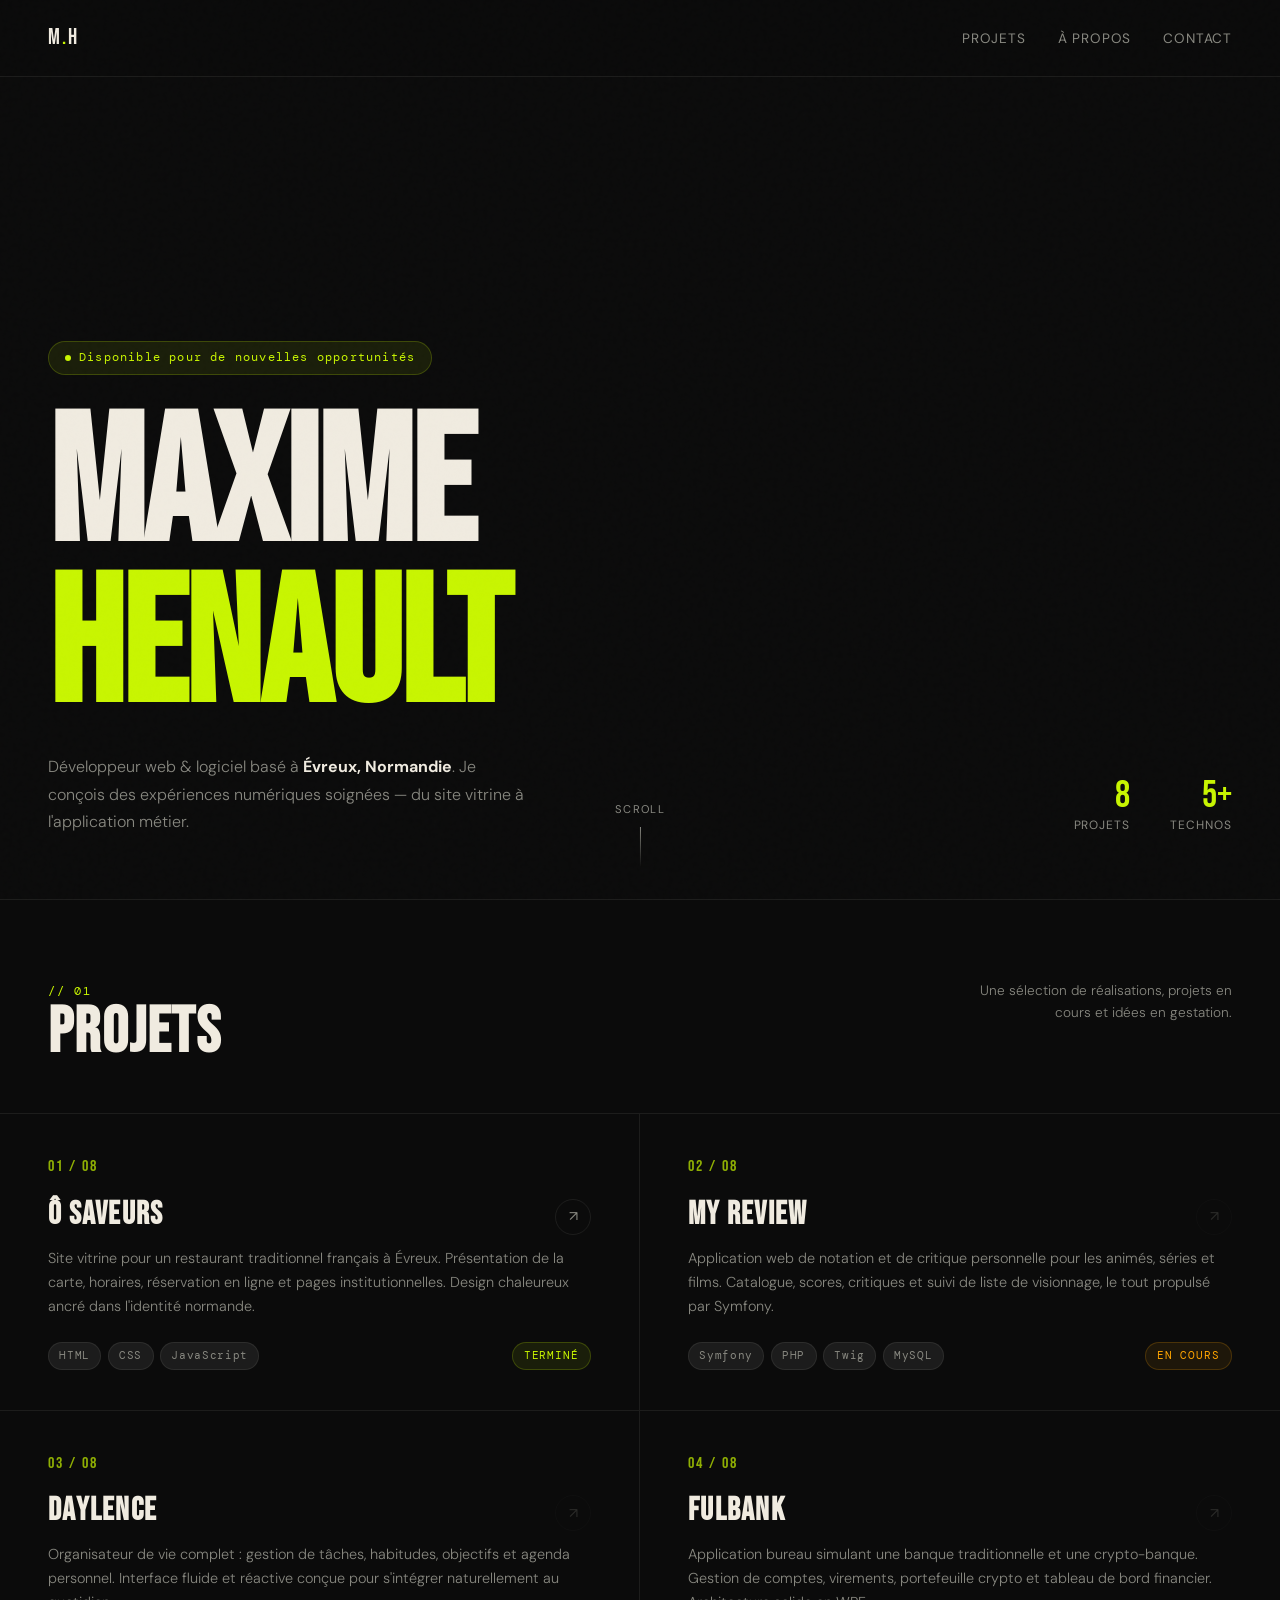
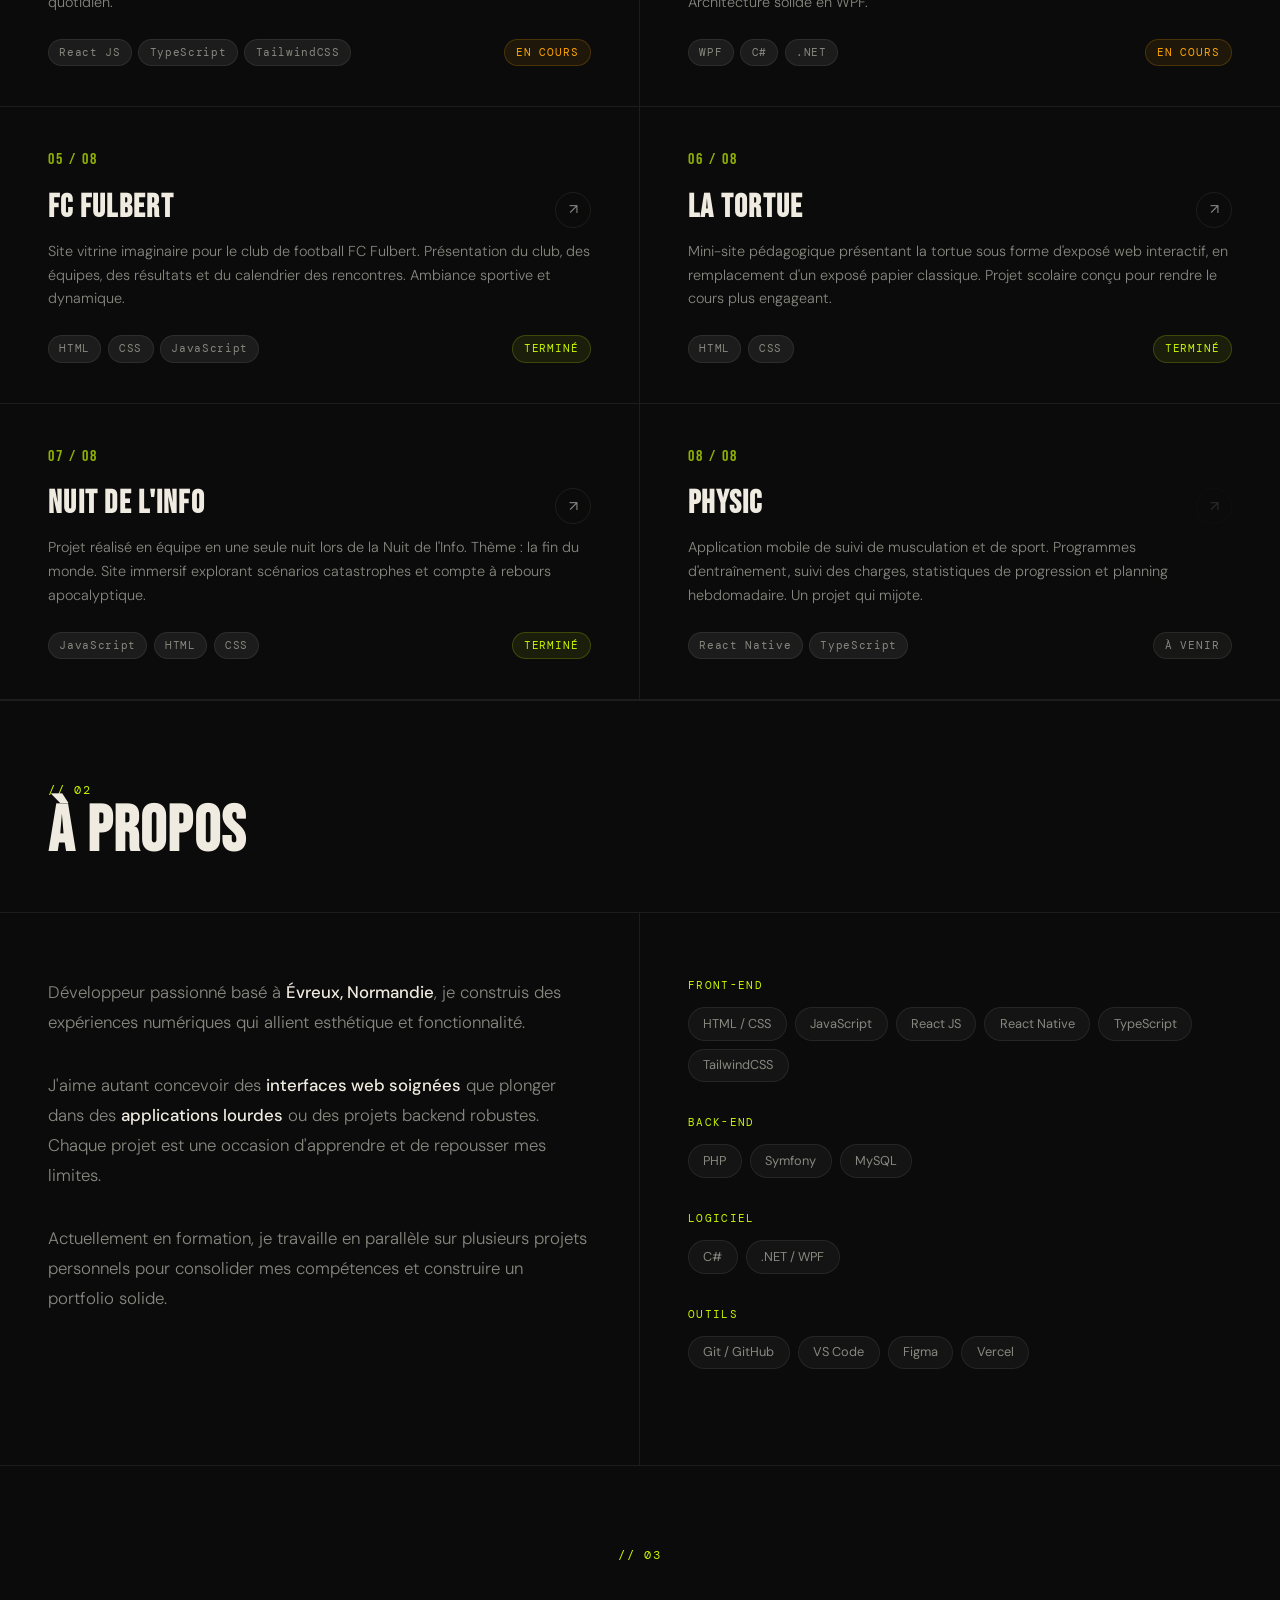
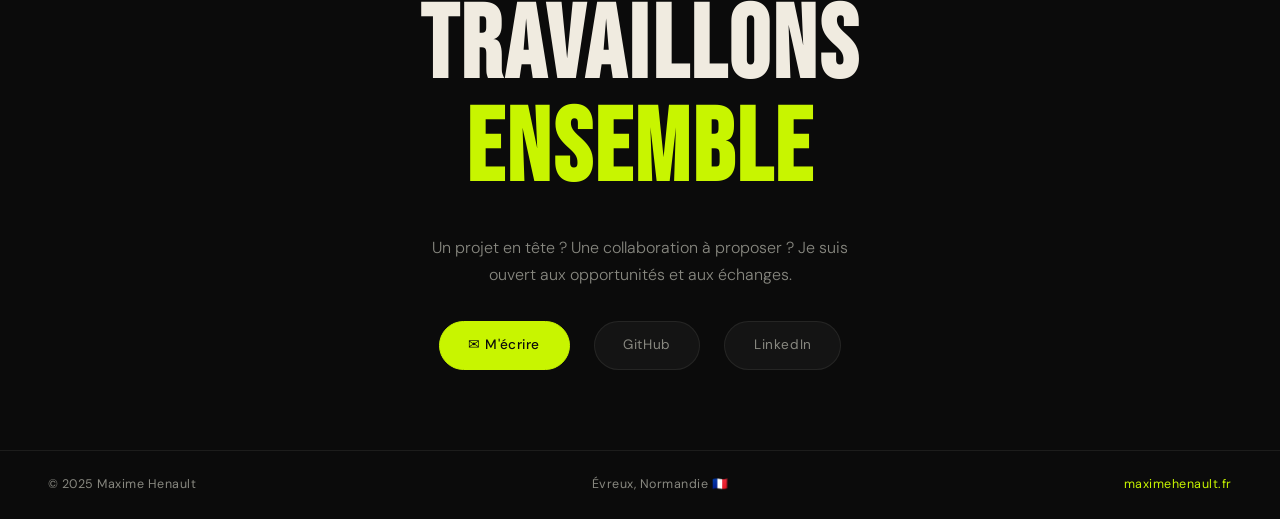
<file: index.html>
<!DOCTYPE html>
<html lang="fr">
<head>
<meta charset="UTF-8">
<meta name="viewport" content="width=device-width, initial-scale=1.0">
<title>Maxime Henault — Développeur Web & Logiciel</title>
<link rel="preconnect" href="https://fonts.googleapis.com">
<link rel="preconnect" href="https://fonts.gstatic.com" crossorigin>
<meta name="google-site-verification" content="TauOkFybZb0nTmqL1A4Y41s9ssn9zyyzBuwrFCet6Yg" />
 <link rel="icon" type="image/png" href="logoMH.png" />
<link href="https://fonts.googleapis.com/css2?family=Bebas+Neue&family=DM+Sans:ital,opsz,wght@0,9..40,300;0,9..40,400;0,9..40,500;1,9..40,300&family=DM+Mono:wght@400;500&display=swap" rel="stylesheet">
<style>
  *, *::before, *::after { box-sizing: border-box; margin: 0; padding: 0; }

  :root {
    --bg: #0b0b0b;
    --bg2: #141414;
    --bg3: #1c1c1c;
    --text: #f0ebe0;
    --text-muted: #888880;
    --accent: #c8f500;
    --accent-dark: #9dc200;
    --border: rgba(240,235,224,0.08);
    --border-hover: rgba(200,245,0,0.3);
  }

  html { scroll-behavior: smooth; }

  body {
    background: var(--bg);
    color: var(--text);
    font-family: 'DM Sans', sans-serif;
    font-size: 16px;
    line-height: 1.6;
    overflow-x: hidden;
  }

  /* Grain texture overlay */
  body::before {
    content: '';
    position: fixed;
    inset: 0;
    background-image: url("data:image/svg+xml,%3Csvg viewBox='0 0 200 200' xmlns='http://www.w3.org/2000/svg'%3E%3Cfilter id='n'%3E%3CfeTurbulence type='fractalNoise' baseFrequency='0.9' numOctaves='4' stitchTiles='stitch'/%3E%3C/filter%3E%3Crect width='100%25' height='100%25' filter='url(%23n)' opacity='0.04'/%3E%3C/svg%3E");
    opacity: 0.4;
    pointer-events: none;
    z-index: 9999;
  }

  /* ─── NAV ─────────────────────────────────── */
  nav {
    position: fixed;
    top: 0; left: 0; right: 0;
    z-index: 100;
    display: flex;
    align-items: center;
    justify-content: space-between;
    padding: 1.25rem 3rem;
    background: rgba(11,11,11,0.85);
    backdrop-filter: blur(12px);
    border-bottom: 1px solid var(--border);
  }

  .nav-logo {
    font-family: 'Bebas Neue', sans-serif;
    font-size: 1.4rem;
    letter-spacing: 0.08em;
    color: var(--text);
    text-decoration: none;
  }

  .nav-logo span { color: var(--accent); }

  .nav-links {
    display: flex;
    gap: 2rem;
    list-style: none;
  }

  .nav-links a {
    color: var(--text-muted);
    text-decoration: none;
    font-size: 0.85rem;
    letter-spacing: 0.06em;
    text-transform: uppercase;
    transition: color 0.2s;
  }

  .nav-links a:hover { color: var(--accent); }

  /* ─── HERO ────────────────────────────────── */
  .hero {
    min-height: 100vh;
    display: flex;
    flex-direction: column;
    justify-content: flex-end;
    padding: 2rem 3rem 4rem;
    position: relative;
    border-bottom: 1px solid var(--border);
  }

  .hero-badge {
    display: inline-flex;
    align-items: center;
    gap: 0.5rem;
    background: rgba(200,245,0,0.08);
    border: 1px solid rgba(200,245,0,0.2);
    color: var(--accent);
    font-family: 'DM Mono', monospace;
    font-size: 0.75rem;
    letter-spacing: 0.1em;
    padding: 0.4rem 1rem;
    border-radius: 100px;
    margin-bottom: 2rem;
    width: fit-content;
  }

  .hero-badge::before {
    content: '';
    width: 6px; height: 6px;
    background: var(--accent);
    border-radius: 50%;
    animation: pulse 2s infinite;
  }

  @keyframes pulse {
    0%, 100% { opacity: 1; }
    50% { opacity: 0.3; }
  }

  .hero h1 {
    font-family: 'Bebas Neue', sans-serif;
    font-size: clamp(5rem, 14vw, 13rem);
    line-height: 0.9;
    letter-spacing: -0.01em;
    color: var(--text);
    margin-bottom: 1.5rem;
  }

  .hero h1 em {
    font-style: normal;
    color: var(--accent);
    display: block;
  }

  .hero-meta {
    display: flex;
    align-items: flex-end;
    justify-content: space-between;
    gap: 2rem;
    flex-wrap: wrap;
  }

  .hero-desc {
    max-width: 480px;
    color: var(--text-muted);
    font-size: 1rem;
    line-height: 1.7;
    font-weight: 300;
  }

  .hero-stats {
    display: flex;
    gap: 2.5rem;
  }

  .hero-stat {
    text-align: right;
  }

  .hero-stat .num {
    font-family: 'Bebas Neue', sans-serif;
    font-size: 2.4rem;
    color: var(--accent);
    line-height: 1;
  }

  .hero-stat .label {
    font-size: 0.75rem;
    color: var(--text-muted);
    letter-spacing: 0.08em;
    text-transform: uppercase;
  }

  .scroll-hint {
    position: absolute;
    bottom: 2rem;
    left: 50%;
    transform: translateX(-50%);
    display: flex;
    flex-direction: column;
    align-items: center;
    gap: 0.5rem;
    color: var(--text-muted);
    font-size: 0.7rem;
    letter-spacing: 0.12em;
    text-transform: uppercase;
    animation: bounce 2.5s infinite;
  }

  .scroll-hint::after {
    content: '';
    width: 1px;
    height: 40px;
    background: linear-gradient(to bottom, var(--text-muted), transparent);
  }

  @keyframes bounce {
    0%, 100% { transform: translateX(-50%) translateY(0); }
    50% { transform: translateX(-50%) translateY(6px); }
  }

  /* ─── SECTION HEADER ──────────────────────── */
  .section-header {
    padding: 5rem 3rem 3rem;
    display: flex;
    align-items: baseline;
    justify-content: space-between;
    border-bottom: 1px solid var(--border);
  }

  .section-label {
    font-family: 'DM Mono', monospace;
    font-size: 0.75rem;
    letter-spacing: 0.15em;
    text-transform: uppercase;
    color: var(--accent);
  }

  .section-title {
    font-family: 'Bebas Neue', sans-serif;
    font-size: clamp(2.5rem, 5vw, 4rem);
    letter-spacing: 0.02em;
    line-height: 1;
    color: var(--text);
  }

  /* ─── PROJECTS ────────────────────────────── */
  #projets { border-bottom: 1px solid var(--border); }

  .projects-grid {
    display: grid;
    grid-template-columns: 1fr 1fr;
  }

  .project-card {
    border-right: 1px solid var(--border);
    border-bottom: 1px solid var(--border);
    padding: 2.5rem 3rem;
    position: relative;
    transition: background 0.3s;
    cursor: default;
    overflow: hidden;
  }

  .project-card:nth-child(even) { border-right: none; }

  .project-card::before {
    content: '';
    position: absolute;
    inset: 0;
    background: var(--accent);
    opacity: 0;
    transition: opacity 0.3s;
    z-index: 0;
  }

  .project-card:hover::before { opacity: 0.03; }

  .project-card:hover { border-color: var(--border-hover); }

  .project-card > * { position: relative; z-index: 1; }

  .project-num {
    font-family: 'Bebas Neue', sans-serif;
    font-size: 1rem;
    letter-spacing: 0.12em;
    color: var(--accent);
    margin-bottom: 1.2rem;
    opacity: 0.7;
  }

  .project-header {
    display: flex;
    align-items: flex-start;
    justify-content: space-between;
    gap: 1rem;
    margin-bottom: 0.75rem;
  }

  .project-title {
    font-family: 'Bebas Neue', sans-serif;
    font-size: 2rem;
    letter-spacing: 0.04em;
    color: var(--text);
    line-height: 1;
  }

  .project-link {
    display: flex;
    align-items: center;
    justify-content: center;
    width: 36px; height: 36px;
    border: 1px solid var(--border);
    border-radius: 50%;
    color: var(--text-muted);
    text-decoration: none;
    font-size: 0.9rem;
    transition: all 0.2s;
    flex-shrink: 0;
  }

  .project-link:hover {
    border-color: var(--accent);
    color: var(--accent);
    background: rgba(200,245,0,0.08);
  }

  .project-link.disabled {
    opacity: 0.25;
    pointer-events: none;
  }

  .project-desc {
    color: var(--text-muted);
    font-size: 0.9rem;
    line-height: 1.65;
    margin-bottom: 1.5rem;
    font-weight: 300;
  }

  .project-footer {
    display: flex;
    align-items: center;
    justify-content: space-between;
    gap: 1rem;
    flex-wrap: wrap;
  }

  .project-tags {
    display: flex;
    gap: 0.4rem;
    flex-wrap: wrap;
  }

  .tag {
    font-family: 'DM Mono', monospace;
    font-size: 0.68rem;
    letter-spacing: 0.06em;
    padding: 0.25rem 0.65rem;
    border-radius: 100px;
    background: var(--bg3);
    color: var(--text-muted);
    border: 1px solid var(--border);
  }

  .project-status {
    font-family: 'DM Mono', monospace;
    font-size: 0.68rem;
    letter-spacing: 0.08em;
    text-transform: uppercase;
    padding: 0.25rem 0.7rem;
    border-radius: 100px;
  }

  .status-done {
    background: rgba(200,245,0,0.08);
    color: var(--accent);
    border: 1px solid rgba(200,245,0,0.2);
  }

  .status-wip {
    background: rgba(255,165,0,0.08);
    color: #ffa500;
    border: 1px solid rgba(255,165,0,0.2);
  }

  .status-soon {
    background: rgba(136,136,128,0.1);
    color: var(--text-muted);
    border: 1px solid var(--border);
  }

  /* ─── ABOUT ───────────────────────────────── */
  .about-content {
    display: grid;
    grid-template-columns: 1fr 1fr;
    border-bottom: 1px solid var(--border);
  }

  .about-left {
    padding: 4rem 3rem;
    border-right: 1px solid var(--border);
  }

  .about-text {
    color: var(--text-muted);
    font-size: 1.05rem;
    line-height: 1.8;
    font-weight: 300;
    margin-bottom: 2rem;
  }

  .about-text strong {
    color: var(--text);
    font-weight: 500;
  }

  .about-right {
    padding: 4rem 3rem;
  }

  .skills-group {
    margin-bottom: 2rem;
  }

  .skills-group-label {
    font-family: 'DM Mono', monospace;
    font-size: 0.7rem;
    letter-spacing: 0.12em;
    text-transform: uppercase;
    color: var(--accent);
    margin-bottom: 0.75rem;
  }

  .skills-list {
    display: flex;
    flex-wrap: wrap;
    gap: 0.5rem;
  }

  .skill-pill {
    font-size: 0.8rem;
    padding: 0.35rem 0.9rem;
    border-radius: 100px;
    border: 1px solid var(--border);
    color: var(--text-muted);
    background: var(--bg2);
    transition: all 0.2s;
  }

  .skill-pill:hover {
    border-color: var(--border-hover);
    color: var(--accent);
  }

  /* ─── CONTACT ─────────────────────────────── */
  .contact-section {
    padding: 5rem 3rem;
    display: flex;
    flex-direction: column;
    align-items: center;
    text-align: center;
    gap: 2rem;
  }

  .contact-title {
    font-family: 'Bebas Neue', sans-serif;
    font-size: clamp(3rem, 8vw, 7rem);
    letter-spacing: 0.03em;
    line-height: 1;
    color: var(--text);
  }

  .contact-title span { color: var(--accent); }

  .contact-links {
    display: flex;
    gap: 1.5rem;
    flex-wrap: wrap;
    justify-content: center;
  }

  .contact-link {
    display: inline-flex;
    align-items: center;
    gap: 0.6rem;
    padding: 0.8rem 1.8rem;
    border: 1px solid var(--border);
    border-radius: 100px;
    color: var(--text-muted);
    text-decoration: none;
    font-size: 0.85rem;
    letter-spacing: 0.04em;
    transition: all 0.25s;
    background: var(--bg2);
  }

  .contact-link:hover {
    border-color: var(--accent);
    color: var(--accent);
    background: rgba(200,245,0,0.06);
  }

  .contact-link.primary {
    background: var(--accent);
    color: #0b0b0b;
    border-color: var(--accent);
    font-weight: 500;
  }

  .contact-link.primary:hover {
    background: var(--accent-dark);
    border-color: var(--accent-dark);
    color: #0b0b0b;
  }

  /* ─── FOOTER ──────────────────────────────── */
  footer {
    border-top: 1px solid var(--border);
    padding: 1.5rem 3rem;
    display: flex;
    align-items: center;
    justify-content: space-between;
    color: var(--text-muted);
    font-size: 0.78rem;
    letter-spacing: 0.04em;
  }

  footer a {
    color: var(--accent);
    text-decoration: none;
  }

  /* ─── ANIMATIONS ──────────────────────────── */
  .fade-in {
    opacity: 0;
    transform: translateY(24px);
    transition: opacity 0.7s ease, transform 0.7s ease;
  }

  .fade-in.visible {
    opacity: 1;
    transform: translateY(0);
  }

  /* ─── RESPONSIVE ──────────────────────────── */
  @media (max-width: 768px) {
    nav { padding: 1rem 1.5rem; }
    .nav-links { gap: 1.2rem; }
    .hero { padding: 2rem 1.5rem 4rem; }
    .hero h1 { font-size: clamp(3.5rem, 16vw, 6rem); }
    .section-header { padding: 3rem 1.5rem 2rem; flex-direction: column; gap: 0.5rem; }
    .projects-grid { grid-template-columns: 1fr; }
    .project-card:nth-child(even) { border-right: 1px solid var(--border); }
    .project-card { padding: 2rem 1.5rem; }
    .about-content { grid-template-columns: 1fr; }
    .about-left { border-right: none; border-bottom: 1px solid var(--border); padding: 2.5rem 1.5rem; }
    .about-right { padding: 2.5rem 1.5rem; }
    .contact-section { padding: 3.5rem 1.5rem; }
    footer { padding: 1.5rem; flex-direction: column; gap: 0.5rem; text-align: center; }
  }
</style>
</head>
<body>

<!-- ─── NAVIGATION ─────────────────────────────── -->
<nav>
  <a href="#" class="nav-logo">M<span>.</span>H</a>
  <ul class="nav-links">
    <li><a href="#projets">Projets</a></li>
    <li><a href="#apropos">À propos</a></li>
    <li><a href="#contact">Contact</a></li>
  </ul>
</nav>

<!-- ─── HERO ──────────────────────────────────── -->
<section class="hero">
  <div class="hero-badge">Disponible pour de nouvelles opportunités</div>
  <h1>Maxime<em>Henault</em></h1>
  <div class="hero-meta">
    <p class="hero-desc">Développeur web & logiciel basé à <strong style="color:var(--text)">Évreux, Normandie</strong>. Je conçois des expériences numériques soignées — du site vitrine à l'application métier.</p>
    <div class="hero-stats">
      <div class="hero-stat">
        <div class="num">8</div>
        <div class="label">Projets</div>
      </div>
      <div class="hero-stat">
        <div class="num">5+</div>
        <div class="label">Technos</div>
      </div>
    </div>
  </div>
  <div class="scroll-hint">Scroll</div>
</section>

<!-- ─── PROJETS ───────────────────────────────── -->
<section id="projets">
  <div class="section-header fade-in">
    <div>
      <div class="section-label">// 01</div>
      <h2 class="section-title">Projets</h2>
    </div>
    <p style="color:var(--text-muted);font-size:0.85rem;max-width:280px;text-align:right;font-weight:300">Une sélection de réalisations, projets en cours et idées en gestation.</p>
  </div>

  <div class="projects-grid">

    <!-- 01 – Ô Saveurs -->
    <div class="project-card fade-in">
      <div class="project-num">01 / 08</div>
      <div class="project-header">
        <h3 class="project-title">Ô Saveurs</h3>
        <a href="https://osaveurs-evreux.com" target="_blank" rel="noopener" class="project-link" title="Voir le site">↗</a>
      </div>
      <p class="project-desc">Site vitrine pour un restaurant traditionnel français à Évreux. Présentation de la carte, horaires, réservation en ligne et pages institutionnelles. Design chaleureux ancré dans l'identité normande.</p>
      <div class="project-footer">
        <div class="project-tags">
          <span class="tag">HTML</span>
          <span class="tag">CSS</span>
          <span class="tag">JavaScript</span>
        </div>
        <span class="project-status status-done">Terminé</span>
      </div>
    </div>

    <!-- 02 – My Review -->
    <div class="project-card fade-in">
      <div class="project-num">02 / 08</div>
      <div class="project-header">
        <h3 class="project-title">My Review</h3>
        <a class="project-link disabled" title="Bientôt disponible">↗</a>
      </div>
      <p class="project-desc">Application web de notation et de critique personnelle pour les animés, séries et films. Catalogue, scores, critiques et suivi de liste de visionnage, le tout propulsé par Symfony.</p>
      <div class="project-footer">
        <div class="project-tags">
          <span class="tag">Symfony</span>
          <span class="tag">PHP</span>
          <span class="tag">Twig</span>
          <span class="tag">MySQL</span>
        </div>
        <span class="project-status status-wip">En cours</span>
      </div>
    </div>

    <!-- 03 – Daylence -->
    <div class="project-card fade-in">
      <div class="project-num">03 / 08</div>
      <div class="project-header">
        <h3 class="project-title">Daylence</h3>
        <a class="project-link disabled" title="Bientôt disponible">↗</a>
      </div>
      <p class="project-desc">Organisateur de vie complet : gestion de tâches, habitudes, objectifs et agenda personnel. Interface fluide et réactive conçue pour s'intégrer naturellement au quotidien.</p>
      <div class="project-footer">
        <div class="project-tags">
          <span class="tag">React JS</span>
          <span class="tag">TypeScript</span>
          <span class="tag">TailwindCSS</span>
        </div>
        <span class="project-status status-wip">En cours</span>
      </div>
    </div>

    <!-- 04 – FULBANK -->
    <div class="project-card fade-in">
      <div class="project-num">04 / 08</div>
      <div class="project-header">
        <h3 class="project-title">FULBANK</h3>
        <a class="project-link disabled" title="Application bureau">↗</a>
      </div>
      <p class="project-desc">Application bureau simulant une banque traditionnelle et une crypto-banque. Gestion de comptes, virements, portefeuille crypto et tableau de bord financier. Architecture solide en WPF.</p>
      <div class="project-footer">
        <div class="project-tags">
          <span class="tag">WPF</span>
          <span class="tag">C#</span>
          <span class="tag">.NET</span>
        </div>
        <span class="project-status status-wip">En cours</span>
      </div>
    </div>

    <!-- 05 – FC Fulbert -->
    <div class="project-card fade-in">
      <div class="project-num">05 / 08</div>
      <div class="project-header">
        <h3 class="project-title">FC Fulbert</h3>
        <a href="https://fcfulbert.fr" target="_blank" rel="noopener" class="project-link" title="Voir le site">↗</a>
      </div>
      <p class="project-desc">Site vitrine imaginaire pour le club de football FC Fulbert. Présentation du club, des équipes, des résultats et du calendrier des rencontres. Ambiance sportive et dynamique.</p>
      <div class="project-footer">
        <div class="project-tags">
          <span class="tag">HTML</span>
          <span class="tag">CSS</span>
          <span class="tag">JavaScript</span>
        </div>
        <span class="project-status status-done">Terminé</span>
      </div>
    </div>

    <!-- 06 – La Tortue -->
    <div class="project-card fade-in">
      <div class="project-num">06 / 08</div>
      <div class="project-header">
        <h3 class="project-title">La Tortue</h3>
        <a href="https://zoofulbert.com/Maxime/tortue.html" target="_blank" rel="noopener" class="project-link" title="Voir le projet">↗</a>
      </div>
      <p class="project-desc">Mini-site pédagogique présentant la tortue sous forme d'exposé web interactif, en remplacement d'un exposé papier classique. Projet scolaire conçu pour rendre le cours plus engageant.</p>
      <div class="project-footer">
        <div class="project-tags">
          <span class="tag">HTML</span>
          <span class="tag">CSS</span>
        </div>
        <span class="project-status status-done">Terminé</span>
      </div>
    </div>

    <!-- 07 – Nuit de l'Info -->
    <div class="project-card fade-in">
      <div class="project-num">07 / 08</div>
      <div class="project-header">
        <h3 class="project-title">Nuit de l'Info</h3>
        <a href="https://nuitinfo-pied.vercel.app" target="_blank" rel="noopener" class="project-link" title="Voir le projet">↗</a>
      </div>
      <p class="project-desc">Projet réalisé en équipe en une seule nuit lors de la Nuit de l'Info. Thème : la fin du monde. Site immersif explorant scénarios catastrophes et compte à rebours apocalyptique.</p>
      <div class="project-footer">
        <div class="project-tags">
          <span class="tag">JavaScript</span>
          <span class="tag">HTML</span>
          <span class="tag">CSS</span>
        </div>
        <span class="project-status status-done">Terminé</span>
      </div>
    </div>

    <!-- 08 – Physic -->
    <div class="project-card fade-in">
      <div class="project-num">08 / 08</div>
      <div class="project-header">
        <h3 class="project-title">Physic</h3>
        <a class="project-link disabled" title="À venir">↗</a>
      </div>
      <p class="project-desc">Application mobile de suivi de musculation et de sport. Programmes d'entraînement, suivi des charges, statistiques de progression et planning hebdomadaire. Un projet qui mijote.</p>
      <div class="project-footer">
        <div class="project-tags">
          <span class="tag">React Native</span>
          <span class="tag">TypeScript</span>
        </div>
        <span class="project-status status-soon">À venir</span>
      </div>
    </div>

  </div>
</section>

<!-- ─── ABOUT ─────────────────────────────────── -->
<section id="apropos">
  <div class="section-header fade-in">
    <div>
      <div class="section-label">// 02</div>
      <h2 class="section-title">À propos</h2>
    </div>
  </div>
  <div class="about-content">
    <div class="about-left fade-in">
      <p class="about-text">
        Développeur passionné basé à <strong>Évreux, Normandie</strong>, je construis des expériences numériques qui allient esthétique et fonctionnalité.
      </p>
      <p class="about-text">
        J'aime autant concevoir des <strong>interfaces web soignées</strong> que plonger dans des <strong>applications lourdes</strong> ou des projets backend robustes. Chaque projet est une occasion d'apprendre et de repousser mes limites.
      </p>
      <p class="about-text">
        Actuellement en formation, je travaille en parallèle sur plusieurs projets personnels pour consolider mes compétences et construire un portfolio solide.
      </p>
    </div>
    <div class="about-right fade-in">
      <div class="skills-group">
        <div class="skills-group-label">Front-end</div>
        <div class="skills-list">
          <span class="skill-pill">HTML / CSS</span>
          <span class="skill-pill">JavaScript</span>
          <span class="skill-pill">React JS</span>
          <span class="skill-pill">React Native</span>
          <span class="skill-pill">TypeScript</span>
          <span class="skill-pill">TailwindCSS</span>
        </div>
      </div>
      <div class="skills-group">
        <div class="skills-group-label">Back-end</div>
        <div class="skills-list">
          <span class="skill-pill">PHP</span>
          <span class="skill-pill">Symfony</span>
          <span class="skill-pill">MySQL</span>
        </div>
      </div>
      <div class="skills-group">
        <div class="skills-group-label">Logiciel</div>
        <div class="skills-list">
          <span class="skill-pill">C#</span>
          <span class="skill-pill">.NET / WPF</span>
        </div>
      </div>
      <div class="skills-group">
        <div class="skills-group-label">Outils</div>
        <div class="skills-list">
          <span class="skill-pill">Git / GitHub</span>
          <span class="skill-pill">VS Code</span>
          <span class="skill-pill">Figma</span>
          <span class="skill-pill">Vercel</span>
        </div>
      </div>
    </div>
  </div>
</section>

<!-- ─── CONTACT ────────────────────────────────── -->
<section id="contact">
  <div class="contact-section fade-in">
    <div class="section-label">// 03</div>
    <h2 class="contact-title">Travaillons<br><span>ensemble</span></h2>
    <p style="color:var(--text-muted);max-width:420px;font-weight:300;line-height:1.7">
      Un projet en tête ? Une collaboration à proposer ? Je suis ouvert aux opportunités et aux échanges.
    </p>
    <div class="contact-links">
      <a href="mailto:henaultmaxime2006@gmail.com" class="contact-link primary">✉ M'écrire</a>
      <a href="https://github.com/maximehenault" target="_blank" rel="noopener" class="contact-link">GitHub</a>
      <a href="https://www.linkedin.com/in/maxime--henault/" target="_blank" rel="noopener" class="contact-link">LinkedIn</a>
    </div>
  </div>
</section>

<!-- ─── FOOTER ────────────────────────────────── -->
<footer>
  <span>© 2025 Maxime Henault</span>
  <span>Évreux, Normandie 🇫🇷</span>
  <a href="#">maximehenault.fr</a>
</footer>

<script>
  const observer = new IntersectionObserver((entries) => {
    entries.forEach((entry, i) => {
      if (entry.isIntersecting) {
        setTimeout(() => entry.target.classList.add('visible'), i * 80);
        observer.unobserve(entry.target);
      }
    });
  }, { threshold: 0.1 });

  document.querySelectorAll('.fade-in').forEach(el => observer.observe(el));
</script>

</body>
</html>
</file>
